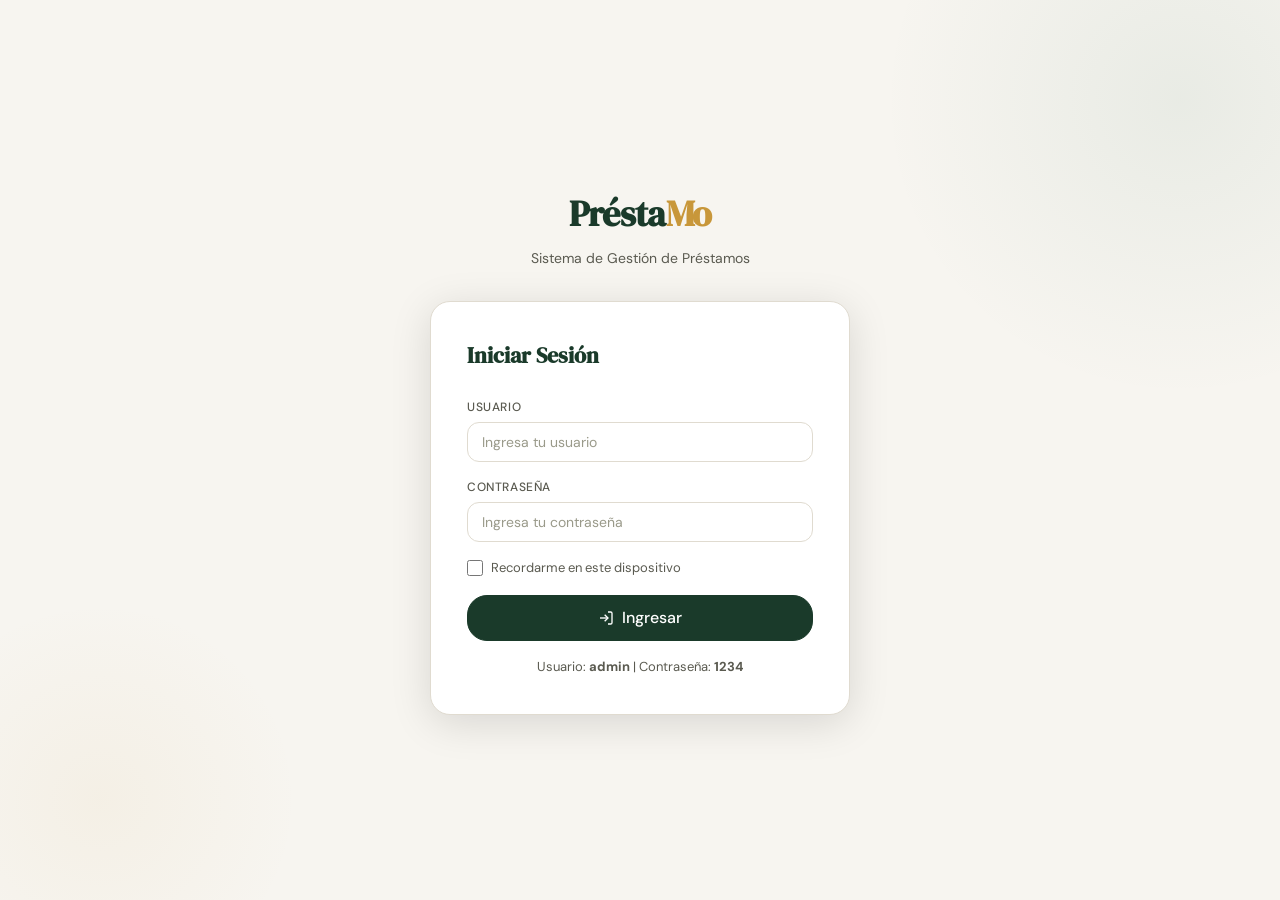
<file: Prestamo_Mora.html>
<!DOCTYPE html>
<html lang="es">
<head>
<meta charset="UTF-8">
<meta name="viewport" content="width=device-width, initial-scale=1.0">
<title>PréstaMo — Gestión de Préstamos</title>
<link href="https://fonts.googleapis.com/css2?family=DM+Serif+Display:ital@0;1&family=DM+Sans:wght@300;400;500;600&display=swap" rel="stylesheet">
<style>
/* ============================================================
   VARIABLES Y RESET GLOBAL
   ============================================================ */
:root {
  --bg:        #F7F5F0;
  --surface:   #FFFFFF;
  --surface2:  #F0EDE6;
  --border:    #E0DBD0;
  --accent:    #1A3A2A;
  --accent2:   #2D6A4F;
  --gold:      #C8973A;
  --gold-lt:   #FBF0DC;
  --danger:    #B83A3A;
  --danger-lt: #FBEAEA;
  --success:   #2D6A4F;
  --success-lt:#E8F5EE;
  --text:      #1A1A16;
  --text2:     #5A5A50;
  --text3:     #9A9A8A;
  --radius:    12px;
  --radius-lg: 20px;
  --shadow:    0 2px 16px rgba(0,0,0,0.08);
  --shadow-lg: 0 8px 40px rgba(0,0,0,0.13);
  --font-disp: 'DM Serif Display', Georgia, serif;
  --font-body: 'DM Sans', system-ui, sans-serif;
  --transition: 0.2s cubic-bezier(0.4,0,0.2,1);
}

*, *::before, *::after { box-sizing: border-box; margin: 0; padding: 0; }
html { font-size: 16px; }
body {
  font-family: var(--font-body);
  background: var(--bg);
  color: var(--text);
  min-height: 100vh;
  line-height: 1.6;
}

/* ============================================================
   UTILIDADES
   ============================================================ */
.hidden { display: none !important; }
.flex    { display: flex; }
.flex-col{ display: flex; flex-direction: column; }
.gap-4   { gap: 4px; }
.gap-8   { gap: 8px; }
.gap-12  { gap: 12px; }
.gap-16  { gap: 16px; }
.gap-24  { gap: 24px; }
.items-center { align-items: center; }
.justify-between { justify-content: space-between; }
.w-full  { width: 100%; }
.mt-4    { margin-top: 4px; }
.mt-8    { margin-top: 8px; }
.mt-16   { margin-top: 16px; }
.mt-24   { margin-top: 24px; }
.text-sm { font-size: 13px; }
.text-xs { font-size: 11px; }
.text-muted { color: var(--text2); }
.text-right { text-align: right; }
.font-500 { font-weight: 500; }
.font-600 { font-weight: 600; }

/* ============================================================
   BOTONES
   ============================================================ */
.btn {
  display: inline-flex;
  align-items: center;
  justify-content: center;
  gap: 8px;
  padding: 10px 20px;
  border-radius: var(--radius);
  border: 1px solid transparent;
  font-family: var(--font-body);
  font-size: 14px;
  font-weight: 500;
  cursor: pointer;
  transition: all var(--transition);
  white-space: nowrap;
  line-height: 1;
}
.btn:active { transform: scale(0.97); }
.btn-primary {
  background: var(--accent);
  color: #fff;
  border-color: var(--accent);
}
.btn-primary:hover { background: var(--accent2); border-color: var(--accent2); }
.btn-outline {
  background: transparent;
  color: var(--accent);
  border-color: var(--border);
}
.btn-outline:hover { background: var(--surface2); border-color: var(--accent2); }
.btn-gold {
  background: var(--gold);
  color: #fff;
  border-color: var(--gold);
}
.btn-gold:hover { background: #b07d2a; }
.btn-danger {
  background: var(--danger-lt);
  color: var(--danger);
  border-color: #f0c0c0;
}
.btn-danger:hover { background: #f5d0d0; }
.btn-sm { padding: 6px 14px; font-size: 12px; border-radius: 8px; }
.btn-lg { padding: 14px 32px; font-size: 16px; border-radius: var(--radius-lg); }
.btn-icon { padding: 8px; border-radius: 8px; }

/* ============================================================
   INPUTS Y FORMULARIOS
   ============================================================ */
.form-group { display: flex; flex-direction: column; gap: 5px; }
.form-label {
  font-size: 12px;
  font-weight: 500;
  color: var(--text2);
  text-transform: uppercase;
  letter-spacing: 0.05em;
}
.form-input {
  padding: 10px 14px;
  border: 1.5px solid var(--border);
  border-radius: var(--radius);
  font-family: var(--font-body);
  font-size: 14px;
  color: var(--text);
  background: var(--surface);
  transition: border-color var(--transition), box-shadow var(--transition);
  width: 100%;
}
.form-input:focus {
  outline: none;
  border-color: var(--accent2);
  box-shadow: 0 0 0 3px rgba(45,106,79,0.12);
}
.form-input::placeholder { color: var(--text3); }
.form-select {
  appearance: none;
  background-image: url("data:image/svg+xml,%3Csvg xmlns='http://www.w3.org/2000/svg' width='12' height='8' viewBox='0 0 12 8'%3E%3Cpath d='M1 1l5 5 5-5' stroke='%235A5A50' stroke-width='1.5' fill='none' stroke-linecap='round'/%3E%3C/svg%3E");
  background-repeat: no-repeat;
  background-position: right 12px center;
  padding-right: 36px;
}
.form-grid-2 { display: grid; grid-template-columns: 1fr 1fr; gap: 16px; }
.form-grid-3 { display: grid; grid-template-columns: 1fr 1fr 1fr; gap: 16px; }

/* ============================================================
   CARDS
   ============================================================ */
.card {
  background: var(--surface);
  border: 1px solid var(--border);
  border-radius: var(--radius-lg);
  padding: 24px;
  box-shadow: var(--shadow);
}
.card-sm { padding: 16px; border-radius: var(--radius); }

/* ============================================================
   BADGES / CHIPS
   ============================================================ */
.badge {
  display: inline-flex;
  align-items: center;
  gap: 4px;
  padding: 3px 10px;
  border-radius: 999px;
  font-size: 11px;
  font-weight: 500;
  letter-spacing: 0.03em;
}
.badge-success { background: var(--success-lt); color: var(--success); }
.badge-warning { background: var(--gold-lt); color: #8B6020; }
.badge-danger  { background: var(--danger-lt); color: var(--danger); }
.badge-neutral { background: var(--surface2); color: var(--text2); }

/* ============================================================
   PANTALLA DE LOGIN
   ============================================================ */
#login-screen {
  min-height: 100vh;
  display: flex;
  align-items: center;
  justify-content: center;
  background: var(--bg);
  padding: 24px;
  position: relative;
  overflow: hidden;
}
#login-screen::before {
  content: '';
  position: absolute;
  width: 600px; height: 600px;
  border-radius: 50%;
  background: radial-gradient(circle, rgba(45,106,79,0.07) 0%, transparent 70%);
  top: -200px; right: -200px;
  pointer-events: none;
}
#login-screen::after {
  content: '';
  position: absolute;
  width: 400px; height: 400px;
  border-radius: 50%;
  background: radial-gradient(circle, rgba(200,151,58,0.06) 0%, transparent 70%);
  bottom: -100px; left: -100px;
  pointer-events: none;
}
.login-box {
  width: 100%;
  max-width: 420px;
  position: relative;
  z-index: 1;
  animation: fadeUp 0.5s ease both;
}
.login-logo {
  text-align: center;
  margin-bottom: 32px;
}
.login-logo h1 {
  font-family: var(--font-disp);
  font-size: 36px;
  color: var(--accent);
  letter-spacing: -0.02em;
}
.login-logo span { color: var(--gold); }
.login-logo p {
  font-size: 14px;
  color: var(--text2);
  margin-top: 4px;
}
.login-card {
  background: var(--surface);
  border: 1px solid var(--border);
  border-radius: var(--radius-lg);
  padding: 36px;
  box-shadow: var(--shadow-lg);
}
.login-card h2 {
  font-family: var(--font-disp);
  font-size: 22px;
  color: var(--accent);
  margin-bottom: 24px;
}
.login-remember {
  display: flex;
  align-items: center;
  gap: 8px;
  font-size: 13px;
  color: var(--text2);
  cursor: pointer;
}
.login-remember input[type="checkbox"] { width: 16px; height: 16px; cursor: pointer; accent-color: var(--accent2); }
.login-error {
  background: var(--danger-lt);
  color: var(--danger);
  padding: 10px 14px;
  border-radius: var(--radius);
  font-size: 13px;
  border: 1px solid #f0c0c0;
}

/* ============================================================
   LAYOUT PRINCIPAL (SIDEBAR + CONTENT)
   ============================================================ */
#app {
  display: flex;
  min-height: 100vh;
}


/* SIDEBAR */
.sidebar {
  width: 260px;
  min-height: 100vh;
  background: linear-gradient(160deg, #1a1e24 0%, #22272f 60%, #1c2128 100%);
  display: flex;
  flex-direction: column;
  padding: 0;
  position: fixed;
  left: 0; top: 0;
  z-index: 100;
  transition: transform var(--transition);
  border-right: 1px solid rgba(255,255,255,0.06);
  box-shadow: 4px 0 24px rgba(0,0,0,0.18);
}
.sidebar::before {
  content: '';
  position: absolute;
  inset: 0;
  background: repeating-linear-gradient(
    120deg,
    rgba(255,255,255,0.013) 0px,
    rgba(255,255,255,0.013) 1px,
    transparent 1px,
    transparent 60px
  );
  pointer-events: none;
  z-index: 0;
}
.sidebar > * { position: relative; z-index: 1; }

.sidebar-logo {
  padding: 26px 22px 18px;
  border-bottom: 1px solid rgba(255,255,255,0.07);
  background: rgba(255,255,255,0.03);
  backdrop-filter: blur(4px);
}
.sidebar-logo h1 {
  font-family: var(--font-disp);
  font-size: 26px;
  color: #f0ece4;
  letter-spacing: -0.01em;
}
.sidebar-logo span { color: var(--gold); }
.sidebar-logo p {
  font-size: 10px;
  color: rgba(255,255,255,0.35);
  margin-top: 3px;
  letter-spacing: 0.12em;
  text-transform: uppercase;
}

.sidebar-nav {
  flex: 1;
  padding: 18px 14px;
  display: flex;
  flex-direction: column;
  gap: 3px;
}

/* Etiqueta de sección */
.nav-section-label {
  font-size: 10px;
  font-weight: 600;
  letter-spacing: 0.1em;
  text-transform: uppercase;
  color: rgba(255,255,255,0.25);
  padding: 12px 12px 6px;
  display: block;
}

.nav-item {
  display: flex;
  align-items: center;
  gap: 11px;
  padding: 10px 13px;
  border-radius: 10px;
  color: rgba(200,200,210,0.65);
  font-size: 13.5px;
  font-weight: 500;
  cursor: pointer;
  transition: all 0.18s ease;
  border: 1px solid transparent;
  background: transparent;
  width: 100%;
  text-align: left;
  letter-spacing: 0.01em;
}
.nav-item:hover {
  background: rgba(255,255,255,0.07);
  color: rgba(255,255,255,0.92);
  border-color: rgba(255,255,255,0.08);
}
.nav-item.active {
  background: rgba(255,255,255,0.1);
  color: #ffffff;
  border-color: rgba(255,255,255,0.14);
  box-shadow: inset 0 1px 0 rgba(255,255,255,0.08), 0 2px 8px rgba(0,0,0,0.2);
}
.nav-item.active .nav-icon {
  color: var(--gold);
  filter: drop-shadow(0 0 4px rgba(200,151,58,0.35));
}
.nav-icon {
  width: 17px; height: 17px;
  flex-shrink: 0;
  opacity: 0.85;
  transition: all 0.18s ease;
}
.nav-item:hover .nav-icon { opacity: 1; }

/* Separador */
.nav-divider {
  height: 1px;
  background: rgba(255,255,255,0.06);
  margin: 8px 4px;
}

.sidebar-footer {
  padding: 14px;
  border-top: 1px solid rgba(255,255,255,0.07);
  background: rgba(0,0,0,0.15);
  backdrop-filter: blur(4px);
}
.sidebar-user {
  display: flex;
  align-items: center;
  gap: 10px;
  padding: 10px 12px;
  border-radius: 10px;
  background: rgba(255,255,255,0.05);
  border: 1px solid rgba(255,255,255,0.07);
  margin-bottom: 6px;
}
.user-avatar {
  width: 34px; height: 34px;
  border-radius: 50%;
  background: linear-gradient(135deg, var(--gold) 0%, #a87830 100%);
  display: flex;
  align-items: center;
  justify-content: center;
  font-size: 12px;
  font-weight: 700;
  color: #fff;
  flex-shrink: 0;
  box-shadow: 0 2px 8px rgba(200,151,58,0.3);
  letter-spacing: 0.04em;
}
.user-info p {
  font-size: 13px;
  font-weight: 600;
  color: rgba(255,255,255,0.88);
  line-height: 1.3;
}
.user-info span {
  font-size: 10.5px;
  color: rgba(255,255,255,0.35);
  display: flex;
  align-items: center;
  gap: 4px;
}
.user-info span::before {
  content: '';
  width: 6px; height: 6px;
  border-radius: 50%;
  background: #4ade80;
  display: inline-block;
  box-shadow: 0 0 6px rgba(74,222,128,0.5);
}
.btn-logout {
  display: flex;
  align-items: center;
  gap: 8px;
  padding: 9px 13px;
  border-radius: 10px;
  color: rgba(255,255,255,0.4);
  font-size: 12.5px;
  font-weight: 500;
  cursor: pointer;
  transition: all 0.18s ease;
  border: 1px solid transparent;
  background: transparent;
  width: 100%;
  letter-spacing: 0.01em;
}
.btn-logout:hover {
  background: rgba(255,80,80,0.1);
  color: #ff8080;
  border-color: rgba(255,80,80,0.15);
}

/* CONTENIDO PRINCIPAL */
.main-content {
  margin-left: 260px;
  flex: 1;
  padding: 32px;
  min-height: 100vh;
}
.page-header {
  margin-bottom: 28px;
}
.page-header h2 {
  font-family: var(--font-disp);
  font-size: 28px;
  color: var(--accent);
  letter-spacing: -0.01em;
}
.page-header p { font-size: 14px; color: var(--text2); margin-top: 4px; }
.section-title {
  font-family: var(--font-disp);
  font-size: 20px;
  color: var(--accent);
  margin-bottom: 16px;
}

/* ============================================================
   DASHBOARD
   ============================================================ */
.stats-grid {
  display: grid;
  grid-template-columns: repeat(auto-fit, minmax(200px, 1fr));
  gap: 16px;
  margin-bottom: 32px;
}
.stat-card {
  background: var(--surface);
  border: 1px solid var(--border);
  border-radius: var(--radius-lg);
  padding: 22px 24px;
  position: relative;
  overflow: hidden;
  transition: transform var(--transition), box-shadow var(--transition);
}
.stat-card:hover { transform: translateY(-2px); box-shadow: var(--shadow-lg); }
.stat-card::after {
  content: '';
  position: absolute;
  top: 0; right: 0;
  width: 80px; height: 80px;
  border-radius: 0 var(--radius-lg) 0 80px;
  opacity: 0.06;
}
.stat-card.green::after  { background: var(--success); }
.stat-card.gold::after   { background: var(--gold); }
.stat-card.blue::after   { background: #3A6EA8; }
.stat-card.purple::after { background: #7A3A9A; }
.stat-label {
  font-size: 11px;
  font-weight: 500;
  color: var(--text3);
  text-transform: uppercase;
  letter-spacing: 0.07em;
  margin-bottom: 8px;
}
.stat-value {
  font-family: var(--font-disp);
  font-size: 30px;
  color: var(--accent);
  line-height: 1;
}
.stat-sub { font-size: 12px; color: var(--text2); margin-top: 6px; }
.stat-icon {
  position: absolute;
  top: 20px; right: 20px;
  width: 36px; height: 36px;
  border-radius: 10px;
  display: flex;
  align-items: center;
  justify-content: center;
  font-size: 18px;
}
.stat-icon.green  { background: var(--success-lt); }
.stat-icon.gold   { background: var(--gold-lt); }
.stat-icon.blue   { background: #EAF1FA; }
.stat-icon.purple { background: #F3EAF7; }

/* ============================================================
   LISTA DE CLIENTES
   ============================================================ */
.clients-toolbar {
  display: flex;
  align-items: center;
  gap: 12px;
  margin-bottom: 20px;
  flex-wrap: wrap;
}
.search-input-wrap {
  position: relative;
  flex: 1;
  min-width: 200px;
}
.search-input-wrap svg {
  position: absolute;
  left: 12px; top: 50%;
  transform: translateY(-50%);
  color: var(--text3);
  pointer-events: none;
}
.search-input {
  padding-left: 38px !important;
}
.clients-list { display: flex; flex-direction: column; gap: 10px; }
.client-row {
  background: var(--surface);
  border: 1px solid var(--border);
  border-radius: var(--radius-lg);
  padding: 16px 20px;
  display: flex;
  align-items: center;
  gap: 16px;
  cursor: pointer;
  transition: all var(--transition);
}
.client-row:hover { border-color: var(--accent2); box-shadow: var(--shadow); transform: translateY(-1px); }
.client-avatar {
  width: 44px; height: 44px;
  border-radius: 50%;
  background: var(--gold-lt);
  display: flex;
  align-items: center;
  justify-content: center;
  font-family: var(--font-disp);
  font-size: 18px;
  color: var(--gold);
  flex-shrink: 0;
  border: 2px solid var(--gold);
}
.client-info { flex: 1; min-width: 0; }
.client-name { font-weight: 500; font-size: 15px; color: var(--text); }
.client-meta { font-size: 12px; color: var(--text2); margin-top: 2px; }
.client-amount { text-align: right; flex-shrink: 0; }
.client-amount-val { font-family: var(--font-disp); font-size: 17px; color: var(--accent); }
.client-amount-lbl { font-size: 11px; color: var(--text3); }
.client-actions { display: flex; gap: 6px; flex-shrink: 0; }
.empty-state {
  text-align: center;
  padding: 60px 24px;
  color: var(--text2);
}
.empty-state .emoji { font-size: 48px; margin-bottom: 12px; }
.empty-state h3 { font-family: var(--font-disp); font-size: 20px; color: var(--accent); margin-bottom: 6px; }
.empty-state p { font-size: 14px; }

/* ============================================================
   MODAL
   ============================================================ */
.modal-overlay {
  position: fixed;
  inset: 0;
  background: rgba(0,0,0,0.45);
  display: flex;
  align-items: center;
  justify-content: center;
  z-index: 200;
  padding: 20px;
  animation: fadeIn 0.2s ease;
}
.modal {
  background: var(--surface);
  border-radius: var(--radius-lg);
  padding: 32px;
  width: 100%;
  max-width: 580px;
  max-height: 90vh;
  overflow-y: auto;
  box-shadow: var(--shadow-lg);
  animation: slideUp 0.25s ease;
}
.modal-header {
  display: flex;
  align-items: flex-start;
  justify-content: space-between;
  margin-bottom: 24px;
}
.modal-title { font-family: var(--font-disp); font-size: 22px; color: var(--accent); }
.modal-close {
  width: 32px; height: 32px;
  border-radius: 8px;
  border: 1px solid var(--border);
  background: transparent;
  cursor: pointer;
  display: flex;
  align-items: center;
  justify-content: center;
  color: var(--text2);
  transition: all var(--transition);
  flex-shrink: 0;
}
.modal-close:hover { background: var(--surface2); color: var(--danger); }
.modal-footer { display: flex; gap: 10px; justify-content: flex-end; margin-top: 24px; }

/* ============================================================
   DETALLE DE CLIENTE
   ============================================================ */
#detail-page .client-detail-header {
  display: flex;
  align-items: center;
  gap: 20px;
  margin-bottom: 28px;
}
.detail-avatar {
  width: 64px; height: 64px;
  border-radius: 50%;
  background: var(--gold-lt);
  display: flex;
  align-items: center;
  justify-content: center;
  font-family: var(--font-disp);
  font-size: 28px;
  color: var(--gold);
  border: 3px solid var(--gold);
  flex-shrink: 0;
}
.detail-info h3 { font-family: var(--font-disp); font-size: 24px; color: var(--accent); }
.detail-info p  { font-size: 14px; color: var(--text2); }
.info-grid {
  display: grid;
  grid-template-columns: repeat(auto-fit, minmax(160px, 1fr));
  gap: 12px;
  margin-bottom: 28px;
}
.info-cell {
  background: var(--surface2);
  border-radius: var(--radius);
  padding: 14px 16px;
}
.info-cell-lbl { font-size: 11px; text-transform: uppercase; letter-spacing: 0.06em; color: var(--text3); font-weight: 500; }
.info-cell-val { font-size: 16px; font-weight: 500; color: var(--text); margin-top: 4px; }

/* ============================================================
   TABLA DE CUOTAS
   ============================================================ */
.cuotas-wrap { overflow-x: auto; border-radius: var(--radius-lg); border: 1px solid var(--border); }
.cuotas-table {
  width: 100%;
  border-collapse: collapse;
  font-size: 13px;
}
.cuotas-table th {
  background: var(--surface2);
  padding: 12px 16px;
  text-align: left;
  font-size: 11px;
  font-weight: 500;
  text-transform: uppercase;
  letter-spacing: 0.06em;
  color: var(--text2);
  border-bottom: 1px solid var(--border);
}
.cuotas-table td {
  padding: 13px 16px;
  border-bottom: 1px solid var(--border);
  color: var(--text);
}
.cuotas-table tr:last-child td { border-bottom: none; }
.cuotas-table tr:hover td { background: rgba(0,0,0,0.015); }
.cuota-num {
  width: 28px; height: 28px;
  border-radius: 50%;
  background: var(--surface2);
  display: inline-flex;
  align-items: center;
  justify-content: center;
  font-size: 11px;
  font-weight: 600;
  color: var(--text2);
}
.cuota-num.pagada { background: var(--success-lt); color: var(--success); }
.cuota-num.vencida { background: var(--danger-lt); color: var(--danger); }
.check-btn {
  display: flex;
  align-items: center;
  gap: 6px;
  padding: 5px 12px;
  border-radius: 8px;
  font-size: 12px;
  font-weight: 500;
  cursor: pointer;
  transition: all var(--transition);
  border: 1px solid transparent;
}
.check-btn.pagar {
  background: var(--success-lt);
  color: var(--success);
  border-color: #b0ddc0;
}
.check-btn.pagar:hover { background: #d0eedd; }
.check-btn.desmarcar {
  background: var(--surface2);
  color: var(--text2);
  border-color: var(--border);
}
.check-btn.desmarcar:hover { background: var(--danger-lt); color: var(--danger); border-color: #f0c0c0; }

/* ============================================================
   ANIMACIONES
   ============================================================ */
@keyframes fadeUp {
  from { opacity: 0; transform: translateY(20px); }
  to   { opacity: 1; transform: translateY(0); }
}
@keyframes fadeIn {
  from { opacity: 0; }
  to   { opacity: 1; }
}
@keyframes slideUp {
  from { opacity: 0; transform: translateY(16px); }
  to   { opacity: 1; transform: translateY(0); }
}

/* ============================================================
   RESPONSIVE COMPLETO — MOBILE FIRST
   ============================================================ */

/* ---- BARRA DE NAVEGACIÓN INFERIOR (solo móvil) ---- */
.bottom-nav {
  display: none;
  position: fixed;
  bottom: 0; left: 0; right: 0;
  height: 64px;
  background: linear-gradient(160deg, #1a1e24 0%, #22272f 100%);
  border-top: 1px solid rgba(255,255,255,0.08);
  z-index: 150;
  padding: 0 8px;
  align-items: center;
  justify-content: space-around;
  box-shadow: 0 -4px 20px rgba(0,0,0,0.2);
}
.bottom-nav-item {
  display: flex;
  flex-direction: column;
  align-items: center;
  gap: 3px;
  padding: 8px 16px;
  border: none;
  background: transparent;
  color: rgba(255,255,255,0.45);
  font-size: 10px;
  font-weight: 500;
  cursor: pointer;
  border-radius: 12px;
  transition: all 0.18s ease;
  min-width: 60px;
  letter-spacing: 0.02em;
  font-family: var(--font-body);
}
.bottom-nav-item svg { width: 22px; height: 22px; }
.bottom-nav-item.active {
  color: var(--gold);
}
.bottom-nav-item.active svg {
  filter: drop-shadow(0 0 4px rgba(200,151,58,0.4));
}

/* ---- HEADER MÓVIL ---- */
.mobile-header {
  display: none;
  position: fixed;
  top: 0; left: 0; right: 0;
  height: 56px;
  background: linear-gradient(160deg, #1a1e24 0%, #22272f 100%);
  border-bottom: 1px solid rgba(255,255,255,0.07);
  z-index: 140;
  align-items: center;
  justify-content: space-between;
  padding: 0 16px;
  box-shadow: 0 2px 16px rgba(0,0,0,0.2);
}
.mobile-header-logo {
  font-family: var(--font-disp);
  font-size: 20px;
  color: #f0ece4;
}
.mobile-header-logo span { color: var(--gold); }
.mobile-header-user {
  width: 34px; height: 34px;
  border-radius: 50%;
  background: linear-gradient(135deg, var(--gold) 0%, #a87830 100%);
  display: flex;
  align-items: center;
  justify-content: center;
  font-size: 12px;
  font-weight: 700;
  color: #fff;
  border: none;
  cursor: pointer;
  box-shadow: 0 2px 8px rgba(200,151,58,0.3);
  font-family: var(--font-body);
}

/* ---- MENÚ USUARIO MÓVIL ---- */
.mobile-user-menu {
  display: none;
  position: fixed;
  top: 56px; right: 12px;
  background: #22272f;
  border: 1px solid rgba(255,255,255,0.1);
  border-radius: 14px;
  padding: 8px;
  z-index: 200;
  min-width: 180px;
  box-shadow: 0 8px 32px rgba(0,0,0,0.3);
  animation: slideUp 0.2s ease;
}
.mobile-user-menu.show { display: block; }
.mobile-user-menu-item {
  display: flex;
  align-items: center;
  gap: 10px;
  padding: 11px 14px;
  border-radius: 10px;
  color: rgba(255,255,255,0.7);
  font-size: 13px;
  cursor: pointer;
  border: none;
  background: transparent;
  width: 100%;
  font-family: var(--font-body);
  transition: all 0.15s;
}
.mobile-user-menu-item:hover { background: rgba(255,255,255,0.08); color: #fff; }
.mobile-user-menu-item.danger { color: #ff8080; }
.mobile-user-menu-item.danger:hover { background: rgba(255,80,80,0.1); }

@media (max-width: 768px) {
  /* Ocultar sidebar lateral */
  .sidebar { display: none; }

  /* Mostrar header y nav inferior */
  .mobile-header { display: flex; }
  .bottom-nav { display: flex; }

  /* Contenido desplazado para header y nav inferior */
  .main-content {
    margin-left: 0;
    padding: 72px 14px 80px;
    min-height: 100vh;
  }

  /* Ocultar botón hamburguesa legacy */
  .mobile-menu-btn { display: none !important; }

  /* Grids a 1 columna */
  .form-grid-2, .form-grid-3 { grid-template-columns: 1fr; }

  /* Stats en 2 columnas compactas */
  .stats-grid {
    grid-template-columns: 1fr 1fr;
    gap: 10px;
    margin-bottom: 20px;
  }
  .stat-card { padding: 14px 14px; }
  .stat-value { font-size: 20px; }
  .stat-icon { width: 28px; height: 28px; font-size: 14px; top: 12px; right: 12px; }

  /* Header de página */
  .page-header { margin-bottom: 16px; }
  .page-header h2 { font-size: 22px; }
  .page-header.flex { flex-direction: column; align-items: flex-start; gap: 10px; }
  .page-header.flex .btn { width: 100%; justify-content: center; }

  /* Botón nuevo cliente full width */
  .clients-toolbar { flex-direction: column; }
  .search-input-wrap { min-width: unset; }
  #filter-status { width: 100% !important; }

  /* Filas de cliente más compactas */
  .client-row { padding: 12px 14px; gap: 10px; }
  .client-avatar { width: 38px; height: 38px; font-size: 14px; }
  .client-name { font-size: 14px; }
  .client-meta { font-size: 11px; }
  .client-actions { display: none; }
  .client-amount-val { font-size: 15px; }

  /* Modal a pantalla completa */
  .modal-overlay { padding: 0; align-items: flex-end; }
  .modal {
    border-radius: 20px 20px 0 0;
    padding: 24px 20px 32px;
    max-height: 92vh;
    width: 100%;
  }
  .modal-title { font-size: 18px; }

  /* Tabla de cuotas: scroll horizontal */
  .cuotas-wrap { border-radius: 12px; }
  .cuotas-table { font-size: 12px; }
  .cuotas-table th, .cuotas-table td { padding: 10px 10px; }
  .check-btn { padding: 5px 8px; font-size: 11px; }

  /* Info grid en detalle */
  .info-grid { grid-template-columns: 1fr 1fr; gap: 8px; }
  .info-cell { padding: 10px 12px; }
  .info-cell-val { font-size: 14px; }

  /* Detail header */
  .client-detail-header { gap: 12px; flex-wrap: wrap; }
  .detail-avatar { width: 50px; height: 50px; font-size: 20px; }
  .detail-info h3 { font-size: 19px; }

  /* Sección de títulos */
  .section-title { font-size: 17px; margin-bottom: 12px; }

  /* Botones de acción en detalle */
  #detail-page .page-header { flex-direction: row !important; flex-wrap: wrap; gap: 8px; }

  /* Cards genéricas */
  .card { padding: 16px; }
}

@media (max-width: 400px) {
  .stats-grid { grid-template-columns: 1fr 1fr; gap: 8px; }
  .stat-value { font-size: 17px; }
  .main-content { padding: 66px 10px 76px; }
  .info-grid { grid-template-columns: 1fr 1fr; }
}

/* Scrollbar personalizado */
::-webkit-scrollbar { width: 6px; height: 6px; }
::-webkit-scrollbar-track { background: transparent; }
::-webkit-scrollbar-thumb { background: var(--border); border-radius: 99px; }
::-webkit-scrollbar-thumb:hover { background: var(--text3); }

/* Progreso de préstamo */
.progress-bar {
  height: 6px;
  background: var(--surface2);
  border-radius: 99px;
  overflow: hidden;
  margin-top: 4px;
}
.progress-fill {
  height: 100%;
  background: var(--accent2);
  border-radius: 99px;
  transition: width 0.4s ease;
}

/* Tab pills */
.tab-pills { display: flex; gap: 6px; margin-bottom: 20px; }
.tab-pill {
  padding: 7px 18px;
  border-radius: 999px;
  font-size: 13px;
  font-weight: 500;
  cursor: pointer;
  border: 1px solid var(--border);
  background: transparent;
  color: var(--text2);
  transition: all var(--transition);
}
.tab-pill.active {
  background: var(--accent);
  color: #fff;
  border-color: var(--accent);
}

/* Confirm dialog */
.confirm-box {
  text-align: center;
  padding: 8px 0;
}
.confirm-box .confirm-icon {
  font-size: 36px;
  margin-bottom: 12px;
}
.confirm-box h3 {
  font-family: var(--font-disp);
  font-size: 20px;
  color: var(--accent);
  margin-bottom: 8px;
}
.confirm-box p { font-size: 14px; color: var(--text2); margin-bottom: 24px; }
</style>
</head>
<body>

<!-- ============================================================
     PANTALLA DE LOGIN
     ============================================================ -->
<div id="login-screen">
  <div class="login-box">
    <div class="login-logo">
      <h1>Présta<span>Mo</span></h1>
      <p>Sistema de Gestión de Préstamos</p>
    </div>
    <div class="login-card">
      <h2>Iniciar Sesión</h2>
      <div id="login-error" class="login-error hidden mt-8" style="margin-bottom:16px"></div>
      <div class="flex-col gap-16">
        <div class="form-group">
          <label class="form-label">Usuario</label>
          <input id="inp-user" type="text" class="form-input" placeholder="Ingresa tu usuario" autocomplete="username">
        </div>
        <div class="form-group">
          <label class="form-label">Contraseña</label>
          <input id="inp-pass" type="password" class="form-input" placeholder="Ingresa tu contraseña" autocomplete="current-password">
        </div>
        <label class="login-remember">
          <input type="checkbox" id="remember-me"> Recordarme en este dispositivo
        </label>
        <button class="btn btn-primary btn-lg w-full" onclick="doLogin()">
          <svg width="16" height="16" viewBox="0 0 24 24" fill="none" stroke="currentColor" stroke-width="2"><path d="M15 3h4a2 2 0 0 1 2 2v14a2 2 0 0 1-2 2h-4"/><polyline points="10,17 15,12 10,7"/><line x1="15" y1="12" x2="3" y2="12"/></svg>
          Ingresar
        </button>
      </div>
      <p class="text-sm text-muted mt-16" style="text-align:center">
        Usuario: <strong>admin</strong> | Contraseña: <strong>1234</strong>
      </p>
    </div>
  </div>
</div>

<!-- ============================================================
     HEADER MÓVIL
     ============================================================ -->
<header class="mobile-header" id="mobile-header">
  <div class="mobile-header-logo">Présta<span>Mo</span></div>
  <button class="mobile-header-user" id="mobile-user-btn" onclick="toggleUserMenu()">AD</button>
</header>

<!-- Menú de usuario móvil -->
<div class="mobile-user-menu" id="mobile-user-menu">
  <div style="padding:8px 14px 10px;border-bottom:1px solid rgba(255,255,255,0.07);margin-bottom:4px">
    <div style="font-size:13px;font-weight:600;color:rgba(255,255,255,0.85)" id="menu-username-mob">admin</div>
    <div style="font-size:11px;color:rgba(255,255,255,0.35);display:flex;align-items:center;gap:4px">
      <span style="width:6px;height:6px;border-radius:50%;background:#4ade80;display:inline-block"></span>Sesión activa
    </div>
  </div>
  <button class="mobile-user-menu-item danger" onclick="doLogout();toggleUserMenu()">
    <svg width="15" height="15" viewBox="0 0 24 24" fill="none" stroke="currentColor" stroke-width="2"><path d="M9 21H5a2 2 0 0 1-2-2V5a2 2 0 0 1 2-2h4"/><polyline points="16,17 21,12 16,7"/><line x1="21" y1="12" x2="9" y2="12"/></svg>
    Cerrar sesión
  </button>
</div>

<div class="sidebar-overlay" id="sidebar-overlay" onclick="closeSidebar()"></div>

<!-- ============================================================
     BARRA NAVEGACIÓN INFERIOR MÓVIL
     ============================================================ -->
<nav class="bottom-nav" id="bottom-nav">
  <button class="bottom-nav-item active" id="bnav-dashboard" onclick="showPage('dashboard')">
    <svg viewBox="0 0 24 24" fill="none" stroke="currentColor" stroke-width="2"><rect x="3" y="3" width="7" height="7"/><rect x="14" y="3" width="7" height="7"/><rect x="14" y="14" width="7" height="7"/><rect x="3" y="14" width="7" height="7"/></svg>
    Dashboard
  </button>
  <button class="bottom-nav-item" id="bnav-clients" onclick="showPage('clients')">
    <svg viewBox="0 0 24 24" fill="none" stroke="currentColor" stroke-width="2"><path d="M17 21v-2a4 4 0 0 0-4-4H5a4 4 0 0 0-4 4v2"/><circle cx="9" cy="7" r="4"/><path d="M23 21v-2a4 4 0 0 0-3-3.87"/><path d="M16 3.13a4 4 0 0 1 0 7.75"/></svg>
    Clientes
  </button>
  <button class="bottom-nav-item" id="bnav-intereses" onclick="showPage('intereses')">
    <svg viewBox="0 0 24 24" fill="none" stroke="currentColor" stroke-width="2"><path d="M22 11.08V12a10 10 0 1 1-5.93-9.14"/><polyline points="22,4 12,14.01 9,11.01"/></svg>
    Pagados
  </button>
</nav>

<!-- ============================================================
     APP PRINCIPAL
     ============================================================ -->
<div id="app" class="hidden">
  <!-- SIDEBAR -->
  <aside class="sidebar" id="sidebar">
    <div class="sidebar-logo">
      <h1>Présta<span>Mo</span></h1>
      <p>Gestión de Préstamos</p>
    </div>
    <nav class="sidebar-nav">
      <span class="nav-section-label">Menú principal</span>
      <button class="nav-item active" onclick="showPage('dashboard')" id="nav-dashboard">
        <svg class="nav-icon" viewBox="0 0 24 24" fill="none" stroke="currentColor" stroke-width="2"><rect x="3" y="3" width="7" height="7"/><rect x="14" y="3" width="7" height="7"/><rect x="14" y="14" width="7" height="7"/><rect x="3" y="14" width="7" height="7"/></svg>
        Dashboard
      </button>
      <button class="nav-item" onclick="showPage('clients')" id="nav-clients">
        <svg class="nav-icon" viewBox="0 0 24 24" fill="none" stroke="currentColor" stroke-width="2"><path d="M17 21v-2a4 4 0 0 0-4-4H5a4 4 0 0 0-4 4v2"/><circle cx="9" cy="7" r="4"/><path d="M23 21v-2a4 4 0 0 0-3-3.87"/><path d="M16 3.13a4 4 0 0 1 0 7.75"/></svg>
        Clientes
      </button>
      <div class="nav-divider"></div>
      <span class="nav-section-label">Historial</span>
      <button class="nav-item" onclick="showPage('intereses')" id="nav-intereses">
        <svg class="nav-icon" viewBox="0 0 24 24" fill="none" stroke="currentColor" stroke-width="2"><path d="M22 11.08V12a10 10 0 1 1-5.93-9.14"/><polyline points="22,4 12,14.01 9,11.01"/></svg>
        Pagados
      </button>
    </nav>
    <div class="sidebar-footer">
      <div class="sidebar-user">
        <div class="user-avatar" id="user-avatar-abbr">AD</div>
        <div class="user-info">
          <p id="sidebar-username">Administrador</p>
          <span>Sesión activa</span>        </div>
      </div>
      <button class="btn-logout" onclick="doLogout()">
        <svg width="15" height="15" viewBox="0 0 24 24" fill="none" stroke="currentColor" stroke-width="2"><path d="M9 21H5a2 2 0 0 1-2-2V5a2 2 0 0 1 2-2h4"/><polyline points="16,17 21,12 16,7"/><line x1="21" y1="12" x2="9" y2="12"/></svg>
        Cerrar sesión
      </button>
    </div>
  </aside>

  <!-- CONTENIDO PRINCIPAL -->
  <main class="main-content">

    <!-- ======================== DASHBOARD ======================== -->
    <div id="dashboard-page">
      <div class="page-header">
        <h2>Dashboard</h2>
        <p>Resumen general de tu cartera de préstamos</p>
      </div>
      <div class="stats-grid">
        <div class="stat-card green">
          <div class="stat-icon green">💰</div>
          <div class="stat-label">Total Prestado</div>
          <div class="stat-value" id="stat-total-prestado">$0</div>
          <div class="stat-sub" id="stat-total-sub">Capital desembolsado</div>
        </div>
        <div class="stat-card gold">
          <div class="stat-icon gold">📈</div>
          <div class="stat-label">Total por Cobrar</div>
          <div class="stat-value" id="stat-total-cobrar">$0</div>
          <div class="stat-sub" id="stat-cobrar-sub">Cuotas pendientes</div>
        </div>
        <div class="stat-card blue">
          <div class="stat-icon blue">👥</div>
          <div class="stat-label">Clientes Activos</div>
          <div class="stat-value" id="stat-clientes">0</div>
          <div class="stat-sub">Préstamos vigentes</div>
        </div>
        <div class="stat-card purple">
          <div class="stat-icon purple">✅</div>
          <div class="stat-label">Cuotas Cobradas</div>
          <div class="stat-value" id="stat-cuotas-cobradas">$0</div>
          <div class="stat-sub" id="stat-cuotas-sub">Pagos recibidos</div>
        </div>
      </div>

      <!-- ====== SECCIÓN DE INTERESES ====== -->
      <div class="section-title" style="margin-top:8px">Intereses generados</div>
      <div class="stats-grid" style="margin-bottom:28px">
        <div class="stat-card gold">
          <div class="stat-icon gold">📊</div>
          <div class="stat-label">Total intereses pactados</div>
          <div class="stat-value" id="int-total-pactado">$0</div>
          <div class="stat-sub">Suma de todos los préstamos</div>
        </div>
        <div class="stat-card green">
          <div class="stat-icon green">✅</div>
          <div class="stat-label">Intereses cobrados</div>
          <div class="stat-value" id="int-cobrados">$0</div>
          <div class="stat-sub">De cuotas ya pagadas</div>
        </div>
        <div class="stat-card blue">
          <div class="stat-icon blue">⏳</div>
          <div class="stat-label">Intereses pendientes</div>
          <div class="stat-value" id="int-pendientes">$0</div>
          <div class="stat-sub">De cuotas aún no pagadas</div>
        </div>
        <div class="stat-card purple">
          <div class="stat-icon purple">📅</div>
          <div class="stat-label">Interés promedio / cliente</div>
          <div class="stat-value" id="int-promedio">$0</div>
          <div class="stat-sub">Promedio por préstamo</div>
        </div>
      </div>

      <!-- Tabla de intereses por cliente -->
      <div class="section-title">Detalle de intereses por cliente</div>
      <div class="cuotas-wrap" style="margin-bottom:32px">
        <table class="cuotas-table">
          <thead>
            <tr>
              <th>Cliente</th>
              <th>Capital</th>
              <th>Interés / cuota</th>
              <th>Total intereses</th>
              <th>Cobrado</th>
              <th>Pendiente</th>
              <th>Avance</th>
            </tr>
          </thead>
          <tbody id="int-tbody-dash"></tbody>
          <tfoot id="int-tfoot-dash"></tfoot>
        </table>
      </div>

      <!-- Resumen por cliente en dashboard -->
      <div class="section-title">Préstamos recientes</div>
      <div id="dashboard-list" class="clients-list"></div>
    </div>

    <!-- ======================== CLIENTES ======================== -->
    <div id="clients-page" class="hidden">
      <div class="page-header flex justify-between items-center" style="flex-wrap:wrap;gap:12px">
        <div>
          <h2>Clientes</h2>
          <p>Administra todos tus préstamos personales</p>
        </div>
        <button class="btn btn-primary" onclick="openAddModal()">
          <svg width="15" height="15" viewBox="0 0 24 24" fill="none" stroke="currentColor" stroke-width="2"><line x1="12" y1="5" x2="12" y2="19"/><line x1="5" y1="12" x2="19" y2="12"/></svg>
          Nuevo cliente
        </button>
      </div>
      <div class="clients-toolbar">
        <div class="search-input-wrap">
          <svg width="15" height="15" viewBox="0 0 24 24" fill="none" stroke="currentColor" stroke-width="2"><circle cx="11" cy="11" r="8"/><line x1="21" y1="21" x2="16.65" y2="16.65"/></svg>
          <input type="text" class="form-input search-input" id="search-input" placeholder="Buscar por nombre o teléfono..." oninput="renderClients()">
        </div>
        <select class="form-input form-select" id="filter-status" style="width:180px" onchange="renderClients()">
          <option value="">Todos los estados</option>
          <option value="activo">Activos</option>
          <option value="completo">Completados</option>
        </select>
      </div>
      <div id="clients-list" class="clients-list"></div>
    </div>

    <!-- ======================== DETALLE CLIENTE ======================== -->
    <div id="detail-page" class="hidden">
      <div class="page-header flex justify-between items-center" style="flex-wrap:wrap;gap:12px">
        <button class="btn btn-outline btn-sm" onclick="showPage('clients')">
          <svg width="14" height="14" viewBox="0 0 24 24" fill="none" stroke="currentColor" stroke-width="2"><polyline points="15,18 9,12 15,6"/></svg>
          Volver a clientes
        </button>
        <div class="flex gap-8">
          <button class="btn btn-outline btn-sm" id="btn-edit-detail" onclick="editCurrentClient()">
            <svg width="13" height="13" viewBox="0 0 24 24" fill="none" stroke="currentColor" stroke-width="2"><path d="M11 4H4a2 2 0 0 0-2 2v14a2 2 0 0 0 2 2h14a2 2 0 0 0 2-2v-7"/><path d="M18.5 2.5a2.121 2.121 0 0 1 3 3L12 15l-4 1 1-4 9.5-9.5z"/></svg>
            Editar
          </button>
          <button class="btn btn-danger btn-sm" onclick="deleteCurrentClient()">
            <svg width="13" height="13" viewBox="0 0 24 24" fill="none" stroke="currentColor" stroke-width="2"><polyline points="3,6 5,6 21,6"/><path d="M19,6l-1,14H6L5,6"/><path d="M10,11v6"/><path d="M14,11v6"/><path d="M9,6V4h6v2"/></svg>
            Eliminar
          </button>
        </div>
      </div>
      <div id="detail-content"></div>
    </div>

    <!-- ======================== PAGADOS ======================== -->
    <div id="intereses-page" class="hidden">
      <div class="page-header">
        <h2>Clientes Pagados</h2>
        <p>Préstamos completamente saldados — pasan aquí automáticamente al marcar la última cuota</p>
      </div>

      <!-- Tarjetas resumen -->
      <div class="stats-grid" style="margin-bottom:28px">
        <div class="stat-card green">
          <div class="stat-icon green">🏆</div>
          <div class="stat-label">Clientes saldados</div>
          <div class="stat-value" id="pag-total-clientes">0</div>
          <div class="stat-sub">Préstamos completados</div>
        </div>
        <div class="stat-card gold">
          <div class="stat-icon gold">💰</div>
          <div class="stat-label">Capital recuperado</div>
          <div class="stat-value" id="pag-capital">$0</div>
          <div class="stat-sub">Total prestado cobrado</div>
        </div>
        <div class="stat-card blue">
          <div class="stat-icon blue">📈</div>
          <div class="stat-label">Intereses cobrados</div>
          <div class="stat-value" id="pag-intereses">$0</div>
          <div class="stat-sub">Ganancia total generada</div>
        </div>
        <div class="stat-card purple">
          <div class="stat-icon purple">🧾</div>
          <div class="stat-label">Total recaudado</div>
          <div class="stat-value" id="pag-total">$0</div>
          <div class="stat-sub">Capital + intereses</div>
        </div>
      </div>

      <!-- Lista de clientes pagados -->
      <div class="section-title">Historial de clientes pagados</div>
      <div id="pagados-list" class="clients-list"></div>
    </div>

  </main>
</div>

<!-- ============================================================
     MODAL: AGREGAR / EDITAR CLIENTE
     ============================================================ -->
<div class="modal-overlay hidden" id="modal-client">
  <div class="modal">
    <div class="modal-header">
      <h3 class="modal-title" id="modal-client-title">Nuevo cliente</h3>
      <button class="modal-close" onclick="closeModal('modal-client')">
        <svg width="14" height="14" viewBox="0 0 24 24" fill="none" stroke="currentColor" stroke-width="2"><line x1="18" y1="6" x2="6" y2="18"/><line x1="6" y1="6" x2="18" y2="18"/></svg>
      </button>
    </div>
    <div class="flex-col gap-16">
      <div class="form-grid-2">
        <div class="form-group">
          <label class="form-label">Nombre completo *</label>
          <input type="text" id="f-nombre" class="form-input" placeholder="Ej: María García">
        </div>
        <div class="form-group">
          <label class="form-label">Teléfono</label>
          <input type="tel" id="f-tel" class="form-input" placeholder="Ej: 300 123 4567">
        </div>
      </div>
      <div class="form-grid-2">
        <div class="form-group">
          <label class="form-label">Monto prestado *</label>
          <input type="text" id="f-monto" class="form-input" placeholder="0" oninput="formatMontoInput(this);recalcPreview()">
        </div>
        <div class="form-group">
          <label class="form-label">Número de cuotas *</label>
          <input type="number" id="f-cuotas" class="form-input" placeholder="Ej: 6" min="1" max="60" oninput="recalcPreview()">
        </div>
      </div>
      <div class="form-grid-2">
        <div class="form-group">
          <label class="form-label">Fecha del préstamo *</label>
          <input type="date" id="f-fecha" class="form-input">
        </div>
        <div class="form-group">
          <label class="form-label">Frecuencia de pago</label>
          <select id="f-frecuencia" class="form-input form-select" onchange="recalcPreview()">
            <option value="30">Mensual (30 días)</option>
            <option value="15">Quincenal (15 días)</option>
            <option value="7">Semanal (7 días)</option>
          </select>
        </div>
      </div>
      <!-- Preview de cálculo -->
      <div id="calc-preview" class="hidden" style="background:var(--success-lt);border:1px solid #b0ddc0;border-radius:var(--radius);padding:16px">
        <div style="font-size:12px;font-weight:600;color:var(--success);text-transform:uppercase;letter-spacing:0.05em;margin-bottom:10px">Vista previa del préstamo</div>
        <div class="form-grid-3" style="gap:8px">
          <div>
            <div style="font-size:11px;color:#5A8A70">Interés mensual</div>
            <div style="font-size:16px;font-weight:600;color:var(--accent)">20%</div>
          </div>
          <div>
            <div style="font-size:11px;color:#5A8A70">Total a pagar</div>
            <div style="font-size:16px;font-weight:600;color:var(--accent)" id="prev-total">—</div>
          </div>
          <div>
            <div style="font-size:11px;color:#5A8A70">Valor cuota</div>
            <div style="font-size:16px;font-weight:600;color:var(--accent)" id="prev-cuota">—</div>
          </div>
        </div>
      </div>
    </div>
    <div class="modal-footer">
      <button class="btn btn-outline" onclick="closeModal('modal-client')">Cancelar</button>
      <button class="btn btn-primary" onclick="saveClient()">
        <svg width="14" height="14" viewBox="0 0 24 24" fill="none" stroke="currentColor" stroke-width="2"><path d="M19 21H5a2 2 0 0 1-2-2V5a2 2 0 0 1 2-2h11l5 5v11a2 2 0 0 1-2 2z"/><polyline points="17,21 17,13 7,13"/><polyline points="7,3 7,8 15,8"/></svg>
        Guardar cliente
      </button>
    </div>
  </div>
</div>

<!-- ============================================================
     MODAL: CONFIRMACIÓN
     ============================================================ -->
<div class="modal-overlay hidden" id="modal-confirm">
  <div class="modal" style="max-width:400px">
    <div class="confirm-box">
      <div class="confirm-icon">🗑️</div>
      <h3>¿Eliminar cliente?</h3>
      <p id="confirm-msg">Esta acción no se puede deshacer. Se eliminarán todos los datos del préstamo.</p>
      <div style="display:flex;gap:10px;justify-content:center">
        <button class="btn btn-outline" onclick="closeModal('modal-confirm')">Cancelar</button>
        <button class="btn btn-danger" id="confirm-ok-btn">Sí, eliminar</button>
      </div>
    </div>
  </div>
</div>

<!-- ============================================================
     TOAST DE NOTIFICACIONES
     ============================================================ -->
<div id="toast" style="
  position:fixed;bottom:24px;right:24px;z-index:999;
  background:var(--accent);color:#fff;
  padding:12px 20px;border-radius:var(--radius);
  font-size:14px;font-weight:500;
  box-shadow:var(--shadow-lg);
  transform:translateY(80px);opacity:0;
  transition:all 0.3s ease;
  display:flex;align-items:center;gap:10px;
  max-width:320px;
"></div>

<script>
/* ============================================================
   CONFIGURACIÓN Y CONSTANTES
   ============================================================ */
const CONFIG = {
  USUARIO: 'admin',
  PASSWORD: '1234',
  INTERES_MENSUAL: 0.20,  // 20% mensual fijo
  STORAGE_KEY: 'prestamo_app_data',
  SESSION_KEY: 'prestamo_session'
};

/* ============================================================
   ESTADO DE LA APP
   ============================================================ */
let state = {
  clients: [],
  currentClientId: null,
  editMode: false,
  editId: null
};

/* ============================================================
   ALMACENAMIENTO LOCAL (localStorage)
   ============================================================ */
function saveData() {
  localStorage.setItem(CONFIG.STORAGE_KEY, JSON.stringify(state.clients));
}

function loadData() {
  const raw = localStorage.getItem(CONFIG.STORAGE_KEY);
  if (raw) state.clients = JSON.parse(raw);
}

/* ============================================================
   AUTENTICACIÓN
   ============================================================ */
function checkSession() {
  // Verificar si hay sesión guardada
  const session = localStorage.getItem(CONFIG.SESSION_KEY);
  if (session) {
    const s = JSON.parse(session);
    if (s.remember || s.temp) {
      showApp(s.username);
      return true;
    }
  }
  return false;
}

function doLogin() {
  const user = document.getElementById('inp-user').value.trim();
  const pass = document.getElementById('inp-pass').value;
  const remember = document.getElementById('remember-me').checked;
  const errEl = document.getElementById('login-error');

  if (user !== CONFIG.USUARIO || pass !== CONFIG.PASSWORD) {
    errEl.textContent = 'Usuario o contraseña incorrectos. Intenta de nuevo.';
    errEl.classList.remove('hidden');
    setTimeout(() => errEl.classList.add('hidden'), 4000);
    return;
  }

  // Guardar sesión
  localStorage.setItem(CONFIG.SESSION_KEY, JSON.stringify({
    username: user,
    remember: remember,
    temp: !remember  // sesión temporal si no es "recordarme"
  }));

  showApp(user);
}

function doLogout() {
  localStorage.removeItem(CONFIG.SESSION_KEY);
  document.getElementById('app').classList.add('hidden');
  document.getElementById('login-screen').style.display = 'flex';
  document.getElementById('inp-user').value = '';
  document.getElementById('inp-pass').value = '';
}

function showApp(username) {
  document.getElementById('login-screen').style.display = 'none';
  document.getElementById('app').classList.remove('hidden');
  document.getElementById('sidebar-username').textContent = username;
  const abbr = username.substring(0, 2).toUpperCase();
  document.getElementById('user-avatar-abbr').textContent = abbr;
  // Sincronizar header y menú móvil
  document.getElementById('mobile-user-btn').textContent = abbr;
  document.getElementById('menu-username-mob').textContent = username;
  loadData();
  showPage('dashboard');
}

// Soporte Enter en login
document.addEventListener('DOMContentLoaded', () => {
  document.getElementById('inp-pass').addEventListener('keydown', e => {
    if (e.key === 'Enter') doLogin();
  });
  document.getElementById('inp-user').addEventListener('keydown', e => {
    if (e.key === 'Enter') document.getElementById('inp-pass').focus();
  });
  // Fecha de hoy como default en el formulario
  document.getElementById('f-fecha').valueAsDate = new Date();
  // Revisar sesión al cargar
  if (!checkSession()) {
    document.getElementById('login-screen').style.display = 'flex';
  }
});

/* ============================================================
   NAVEGACIÓN DE PÁGINAS
   ============================================================ */
function showPage(page) {
  ['dashboard-page','clients-page','detail-page','intereses-page'].forEach(p => {
    document.getElementById(p).classList.add('hidden');
  });
  document.querySelectorAll('.nav-item').forEach(n => n.classList.remove('active'));
  document.querySelectorAll('.bottom-nav-item').forEach(n => n.classList.remove('active'));

  if (page === 'dashboard') {
    document.getElementById('dashboard-page').classList.remove('hidden');
    document.getElementById('nav-dashboard').classList.add('active');
    document.getElementById('bnav-dashboard').classList.add('active');
    renderDashboard();
  } else if (page === 'clients') {
    document.getElementById('clients-page').classList.remove('hidden');
    document.getElementById('nav-clients').classList.add('active');
    document.getElementById('bnav-clients').classList.add('active');
    renderClients();
  } else if (page === 'detail') {
    document.getElementById('detail-page').classList.remove('hidden');
    document.getElementById('nav-clients').classList.add('active');
    document.getElementById('bnav-clients').classList.add('active');
    renderDetail();
  } else if (page === 'intereses') {
    document.getElementById('intereses-page').classList.remove('hidden');
    document.getElementById('nav-intereses').classList.add('active');
    document.getElementById('bnav-intereses').classList.add('active');
    renderIntereses();
  }
  closeSidebar();
  // Cerrar menú usuario móvil si está abierto
  document.getElementById('mobile-user-menu').classList.remove('show');
}

function toggleSidebar() {
  const sb = document.getElementById('sidebar');
  const ov = document.getElementById('sidebar-overlay');
  sb.classList.toggle('open');
  ov.classList.toggle('show');
}
function closeSidebar() {
  document.getElementById('sidebar').classList.remove('open');
  document.getElementById('sidebar-overlay').classList.remove('show');
}
function toggleUserMenu() {
  document.getElementById('mobile-user-menu').classList.toggle('show');
}
// Cerrar menú usuario al tocar fuera
document.addEventListener('click', e => {
  const menu = document.getElementById('mobile-user-menu');
  const btn  = document.getElementById('mobile-user-btn');
  if (menu && btn && !menu.contains(e.target) && !btn.contains(e.target)) {
    menu.classList.remove('show');
  }
});

/* ============================================================
   CÁLCULO DE INTERESES Y CUOTAS
   ============================================================ */
function calcularPrestamo(monto, numCuotas, fechaInicio, diasFrecuencia) {
  // INTERÉS SIMPLE FIJO: 20% mensual sobre el monto original
  // Ejemplo: $1.000.000 × 20% = $200.000 de interés por cuota (mensual)
  const interesMensual = CONFIG.INTERES_MENSUAL;
  const periodosDias = parseInt(diasFrecuencia) || 30;

  // Ajustar tasa según frecuencia
  const tasaPeriodo = interesMensual * (periodosDias / 30);

  // Interés fijo por cuota = monto × tasa (siempre sobre capital original)
  const interesPorCuota = monto * tasaPeriodo;

  // Capital por cuota = monto dividido en partes iguales
  const capitalPorCuota = monto / numCuotas;

  // Cuota fija = capital + interés fijo
  const cuotaFija = capitalPorCuota + interesPorCuota;

  const totalIntereses = interesPorCuota * numCuotas;
  const totalPagar = monto + totalIntereses;

  // Generar tabla de cuotas
  const cuotas = [];
  let fechaBase = new Date(fechaInicio + 'T00:00:00');
  let saldoRestante = monto;

  for (let i = 1; i <= numCuotas; i++) {
    saldoRestante -= capitalPorCuota;

    // Fecha de pago: sumar períodos desde la fecha base
    const fechaPago = new Date(fechaBase);
    fechaPago.setDate(fechaPago.getDate() + periodosDias * i);

    cuotas.push({
      numero: i,
      fechaPago: fechaPago.toISOString().split('T')[0],
      capital: capitalPorCuota,
      interes: interesPorCuota,
      cuota: cuotaFija,
      saldo: Math.max(0, saldoRestante),
      pagada: false,
      fechaPagada: null
    });
  }

  return { cuotaFija, totalPagar, totalIntereses, cuotas, tasaPeriodo };
}

/* ============================================================
   FORMATEO
   ============================================================ */
function fmt(num) {
  return new Intl.NumberFormat('es-CO', { style: 'currency', currency: 'COP', maximumFractionDigits: 0 }).format(num);
}
function fmtDate(dateStr) {
  if (!dateStr) return '—';
  const [y, m, d] = dateStr.split('-');
  const months = ['ene','feb','mar','abr','may','jun','jul','ago','sep','oct','nov','dic'];
  return `${parseInt(d)} ${months[parseInt(m)-1]} ${y}`;
}
function initials(name) {
  return name.split(' ').slice(0,2).map(w=>w[0]).join('').toUpperCase();
}
function isVencida(dateStr) {
  if (!dateStr) return false;
  return new Date(dateStr + 'T00:00:00') < new Date();
}

/* ============================================================
   FORMATO DE MONTO CON COMAS
   ============================================================ */
function numberWithCommas(n) {
  // Convierte número a string con comas: 1500000 → "1,500,000"
  return Math.round(n).toString().replace(/\B(?=(\d{3})+(?!\d))/g, ',');
}

function formatMontoInput(input) {
  // Mientras el usuario escribe, mantiene solo dígitos y agrega comas
  const digits = input.value.replace(/[^0-9]/g, '');
  if (digits === '') { input.value = ''; return; }
  input.value = digits.replace(/\B(?=(\d{3})+(?!\d))/g, ',');
}

/* ============================================================
   CÁLCULO PREVIEW EN EL MODAL
   ============================================================ */
function recalcPreview() {
  const montoRaw = document.getElementById('f-monto').value.replace(/[^0-9]/g, '');
  const monto = parseFloat(montoRaw) || 0;
  const cuotas = parseInt(document.getElementById('f-cuotas').value) || 0;
  const frecuencia = document.getElementById('f-frecuencia').value;
  const preview = document.getElementById('calc-preview');

  if (monto > 0 && cuotas > 0) {
    const result = calcularPrestamo(monto, cuotas, new Date().toISOString().split('T')[0], frecuencia);
    document.getElementById('prev-total').textContent = fmt(result.totalPagar);
    document.getElementById('prev-cuota').textContent = fmt(result.cuotaFija);
    preview.classList.remove('hidden');
  } else {
    preview.classList.add('hidden');
  }
}

/* ============================================================
   MODAL AGREGAR / EDITAR CLIENTE
   ============================================================ */
function openAddModal() {
  state.editMode = false;
  state.editId = null;
  document.getElementById('modal-client-title').textContent = 'Nuevo cliente';
  // Limpiar campos
  ['f-nombre','f-tel','f-monto','f-cuotas'].forEach(id => {
    document.getElementById(id).value = '';
  });
  document.getElementById('f-fecha').valueAsDate = new Date();
  document.getElementById('f-frecuencia').value = '30';
  document.getElementById('calc-preview').classList.add('hidden');
  openModal('modal-client');
}

function editCurrentClient() {
  const client = state.clients.find(c => c.id === state.currentClientId);
  if (!client) return;
  state.editMode = true;
  state.editId = client.id;

  document.getElementById('modal-client-title').textContent = 'Editar cliente';
  document.getElementById('f-nombre').value = client.nombre;
  document.getElementById('f-tel').value = client.telefono;
  document.getElementById('f-monto').value = numberWithCommas(client.monto);
  document.getElementById('f-cuotas').value = client.numCuotas;
  document.getElementById('f-fecha').value = client.fechaPrestamo;
  document.getElementById('f-frecuencia').value = client.frecuencia || '30';
  recalcPreview();
  openModal('modal-client');
}

function saveClient() {
  // Validación
  const nombre = document.getElementById('f-nombre').value.trim();
  const telefono = document.getElementById('f-tel').value.trim();
  const montoRaw = document.getElementById('f-monto').value.replace(/[^0-9]/g, '');
  const monto = parseFloat(montoRaw);
  const numCuotas = parseInt(document.getElementById('f-cuotas').value);
  const fechaPrestamo = document.getElementById('f-fecha').value;
  const frecuencia = document.getElementById('f-frecuencia').value;

  if (!nombre || !monto || !numCuotas || !fechaPrestamo) {
    showToast('Por favor completa todos los campos obligatorios.', 'error');
    return;
  }
  if (monto <= 0 || numCuotas <= 0) {
    showToast('El monto y las cuotas deben ser mayores a cero.', 'error');
    return;
  }

  // Calcular préstamo
  const calc = calcularPrestamo(monto, numCuotas, fechaPrestamo, frecuencia);

  if (state.editMode && state.editId) {
    // Editar cliente existente
    const idx = state.clients.findIndex(c => c.id === state.editId);
    if (idx !== -1) {
      const oldCuotas = state.clients[idx].cuotas;
      state.clients[idx] = {
        ...state.clients[idx],
        nombre, telefono, monto, numCuotas, fechaPrestamo, frecuencia,
        cuotaFija: calc.cuotaFija,
        totalPagar: calc.totalPagar,
        totalIntereses: calc.totalIntereses,
        // Preservar estado de pagos de cuotas existentes
        cuotas: calc.cuotas.map((c, i) => ({
          ...c,
          pagada: (oldCuotas[i] && oldCuotas[i].pagada) || false,
          fechaPagada: (oldCuotas[i] && oldCuotas[i].fechaPagada) || null
        }))
      };
      showToast('Cliente actualizado correctamente.');
    }
  } else {
    // Crear nuevo cliente
    const newClient = {
      id: Date.now().toString(),
      nombre, telefono, monto, numCuotas, fechaPrestamo, frecuencia,
      cuotaFija: calc.cuotaFija,
      totalPagar: calc.totalPagar,
      totalIntereses: calc.totalIntereses,
      cuotas: calc.cuotas,
      creadoEn: new Date().toISOString()
    };
    state.clients.unshift(newClient);
    showToast('Cliente agregado correctamente.');
  }

  saveData();
  closeModal('modal-client');
  // Si estamos en detalle, re-renderizar
  if (state.currentClientId) renderDetail();
  if (document.getElementById('clients-page').classList.contains('hidden') === false) renderClients();
  renderDashboard();
}

/* ============================================================
   ELIMINAR CLIENTE
   ============================================================ */
function deleteCurrentClient() {
  const client = state.clients.find(c => c.id === state.currentClientId);
  if (!client) return;

  document.getElementById('confirm-msg').textContent =
    `Se eliminará el préstamo de ${client.nombre} y todos sus registros. Esta acción no se puede deshacer.`;
  document.getElementById('confirm-ok-btn').onclick = () => {
    state.clients = state.clients.filter(c => c.id !== state.currentClientId);
    saveData();
    closeModal('modal-confirm');
    showPage('clients');
    showToast('Cliente eliminado.');
  };
  openModal('modal-confirm');
}

/* ============================================================
   MARCAR / DESMARCAR CUOTA COMO PAGADA
   ============================================================ */
function toggleCuota(clientId, cuotaIndex) {
  const client = state.clients.find(c => c.id === clientId);
  if (!client) return;
  const cuota = client.cuotas[cuotaIndex];
  cuota.pagada = !cuota.pagada;
  cuota.fechaPagada = cuota.pagada ? new Date().toISOString().split('T')[0] : null;
  saveData();
  renderDetail();
  renderDashboard();

  // Si todas las cuotas están pagadas → notificar y refrescar pestaña Pagados
  const todasPagadas = client.cuotas.every(q => q.pagada);
  if (todasPagadas) {
    showToast(`🏆 ${client.nombre} completó su préstamo. Aparece en "Pagados".`);
  }
  // Si la pestaña pagados está visible, refrescarla
  if (!document.getElementById('intereses-page').classList.contains('hidden')) {
    renderIntereses();
  }
}

/* ============================================================
   RENDERIZADO: DASHBOARD
   ============================================================ */
function renderDashboard() {
  const clients = state.clients;
  let totalPrestado   = 0;
  let totalCobrar     = 0;
  let totalCobrado    = 0;
  let clientesActivos = 0;
  let intPactado      = 0;
  let intCobrados     = 0;
  let intPendientes   = 0;

  clients.forEach(c => {
    totalPrestado += c.monto;
    const cuotasPendientes = c.cuotas.filter(q => !q.pagada);
    const cuotasPagadas    = c.cuotas.filter(q => q.pagada);
    totalCobrar  += cuotasPendientes.reduce((s, q) => s + q.cuota, 0);
    totalCobrado += cuotasPagadas.reduce((s, q) => s + q.cuota, 0);
    if (cuotasPendientes.length > 0) clientesActivos++;

    // Intereses
    const intPorCuota = c.totalIntereses / c.numCuotas;
    intPactado    += c.totalIntereses;
    intCobrados   += cuotasPagadas.length * intPorCuota;
    intPendientes += cuotasPendientes.length * intPorCuota;
  });

  const intPromedio = clients.length > 0 ? intPactado / clients.length : 0;

  // Tarjetas superiores
  document.getElementById('stat-total-prestado').textContent  = fmt(totalPrestado);
  document.getElementById('stat-total-cobrar').textContent    = fmt(totalCobrar);
  document.getElementById('stat-clientes').textContent        = clientesActivos;
  document.getElementById('stat-cuotas-cobradas').textContent = fmt(totalCobrado);

  // Tarjetas de intereses
  document.getElementById('int-total-pactado').textContent = fmt(intPactado);
  document.getElementById('int-cobrados').textContent      = fmt(intCobrados);
  document.getElementById('int-pendientes').textContent    = fmt(intPendientes);
  document.getElementById('int-promedio').textContent      = fmt(intPromedio);

  // Tabla de intereses por cliente
  const tbody = document.getElementById('int-tbody-dash');
  const tfoot = document.getElementById('int-tfoot-dash');

  if (clients.length === 0) {
    tbody.innerHTML = `<tr><td colspan="7" style="text-align:center;padding:32px;color:var(--text3)">Sin préstamos registrados</td></tr>`;
    tfoot.innerHTML = '';
  } else {
    tbody.innerHTML = clients.map(c => {
      const intPorCuota  = c.totalIntereses / c.numCuotas;
      const pagadas      = c.cuotas.filter(q => q.pagada).length;
      const pendientes   = c.cuotas.filter(q => !q.pagada).length;
      const cobrado      = pagadas * intPorCuota;
      const pendiente    = pendientes * intPorCuota;
      const progreso     = c.numCuotas > 0 ? Math.round((pagadas / c.numCuotas) * 100) : 0;
      const hayVencidas  = c.cuotas.some(q => !q.pagada && isVencida(q.fechaPago));
      const barColor     = progreso === 100 ? 'var(--success)' : (hayVencidas ? 'var(--danger)' : 'var(--gold)');
      return `<tr>
        <td>
          <div style="display:flex;align-items:center;gap:10px">
            <div class="client-avatar" style="width:32px;height:32px;font-size:12px;cursor:pointer" onclick="viewClient('${c.id}');showPage('detail')">${initials(c.nombre)}</div>
            <div>
              <div style="font-weight:500;font-size:13px">${c.nombre}</div>
              <div style="font-size:11px;color:var(--text3)">${fmtDate(c.fechaPrestamo)}</div>
            </div>
          </div>
        </td>
        <td style="font-weight:500">${fmt(c.monto)}</td>
        <td style="color:var(--gold);font-weight:500">${fmt(intPorCuota)}</td>
        <td style="font-weight:700;color:var(--accent)">${fmt(c.totalIntereses)}</td>
        <td style="color:var(--success);font-weight:500">${fmt(cobrado)}</td>
        <td style="color:${pendiente > 0 ? 'var(--gold)' : 'var(--text3)'};font-weight:500">${fmt(pendiente)}</td>
        <td style="min-width:110px">
          <div style="display:flex;align-items:center;gap:6px">
            <div class="progress-bar" style="flex:1"><div class="progress-fill" style="width:${progreso}%;background:${barColor}"></div></div>
            <span style="font-size:11px;color:var(--text3);min-width:28px">${progreso}%</span>
          </div>
        </td>
      </tr>`;
    }).join('');

    tfoot.innerHTML = `<tr style="background:var(--surface2)">
      <td colspan="3" style="font-weight:600;font-size:12px;padding:11px 16px">TOTALES (${clients.length} cliente${clients.length!==1?'s':''})</td>
      <td style="font-weight:700;padding:11px 16px;color:var(--accent)">${fmt(intPactado)}</td>
      <td style="font-weight:700;padding:11px 16px;color:var(--success)">${fmt(intCobrados)}</td>
      <td style="font-weight:700;padding:11px 16px;color:var(--gold)">${fmt(intPendientes)}</td>
      <td style="padding:11px 16px"></td>
    </tr>`;
  }

  // Últimos clientes
  const list = document.getElementById('dashboard-list');
  const recent = clients.slice(0, 5);
  if (recent.length === 0) {
    list.innerHTML = `<div class="empty-state">
      <div class="emoji">📋</div>
      <h3>Sin préstamos registrados</h3>
      <p>Ve a "Clientes" para agregar tu primer préstamo.</p>
    </div>`;
    return;
  }
  list.innerHTML = recent.map(c => clientRowHTML(c)).join('');
}

/* ============================================================
   RENDERIZADO: LISTA DE CLIENTES
   ============================================================ */
function renderClients() {
  const search = (document.getElementById('search-input').value || '').toLowerCase();
  const filterStatus = document.getElementById('filter-status').value;

  let clients = state.clients.filter(c => {
    const matchSearch = c.nombre.toLowerCase().includes(search) ||
                        (c.telefono || '').toLowerCase().includes(search);
    const cuotasPendientes = c.cuotas.filter(q => !q.pagada).length;
    const matchStatus = !filterStatus ||
      (filterStatus === 'activo' && cuotasPendientes > 0) ||
      (filterStatus === 'completo' && cuotasPendientes === 0);
    return matchSearch && matchStatus;
  });

  const listEl = document.getElementById('clients-list');
  if (clients.length === 0) {
    listEl.innerHTML = `<div class="empty-state">
      <div class="emoji">🔍</div>
      <h3>No se encontraron clientes</h3>
      <p>${search ? 'Intenta con otro término de búsqueda.' : 'Agrega tu primer cliente con el botón de arriba.'}</p>
    </div>`;
    return;
  }
  listEl.innerHTML = clients.map(c => clientRowHTML(c)).join('');
}

function clientRowHTML(c) {
  const cuotasPendientes = c.cuotas.filter(q => !q.pagada).length;
  const cuotasPagadas    = c.cuotas.filter(q => q.pagada).length;
  const progreso = Math.round((cuotasPagadas / c.cuotas.length) * 100);
  const hayVencidas = c.cuotas.some(q => !q.pagada && isVencida(q.fechaPago));

  let badgeHTML;
  if (cuotasPendientes === 0) {
    badgeHTML = `<span class="badge badge-success">✓ Completado</span>`;
  } else if (hayVencidas) {
    badgeHTML = `<span class="badge badge-danger">⚠ Con mora</span>`;
  } else {
    badgeHTML = `<span class="badge badge-warning">${cuotasPendientes} cuota${cuotasPendientes>1?'s':''} pendiente${cuotasPendientes>1?'s':''}</span>`;
  }

  return `<div class="client-row" onclick="viewClient('${c.id}')">
    <div class="client-avatar">${initials(c.nombre)}</div>
    <div class="client-info">
      <div class="client-name">${c.nombre}</div>
      <div class="client-meta">${c.telefono || 'Sin teléfono'} · Desde ${fmtDate(c.fechaPrestamo)}</div>
      <div style="display:flex;align-items:center;gap:8px;margin-top:6px">
        ${badgeHTML}
        <div style="flex:1;max-width:120px">
          <div class="progress-bar"><div class="progress-fill" style="width:${progreso}%"></div></div>
        </div>
        <span style="font-size:11px;color:var(--text3)">${progreso}%</span>
      </div>
    </div>
    <div class="client-amount">
      <div class="client-amount-val">${fmt(c.monto)}</div>
      <div class="client-amount-lbl">Capital prestado</div>
    </div>
    <div class="client-actions">
      <button class="btn btn-outline btn-sm btn-icon" title="Editar" onclick="event.stopPropagation();quickEdit('${c.id}')">
        <svg width="13" height="13" viewBox="0 0 24 24" fill="none" stroke="currentColor" stroke-width="2"><path d="M11 4H4a2 2 0 0 0-2 2v14a2 2 0 0 0 2 2h14a2 2 0 0 0 2-2v-7"/><path d="M18.5 2.5a2.121 2.121 0 0 1 3 3L12 15l-4 1 1-4 9.5-9.5z"/></svg>
      </button>
      <button class="btn btn-danger btn-sm btn-icon" title="Eliminar" onclick="event.stopPropagation();quickDelete('${c.id}')">
        <svg width="13" height="13" viewBox="0 0 24 24" fill="none" stroke="currentColor" stroke-width="2"><polyline points="3,6 5,6 21,6"/><path d="M19,6l-1,14H6L5,6"/><path d="M9,6V4h6v2"/></svg>
      </button>
    </div>
  </div>`;
}

function viewClient(id) {
  state.currentClientId = id;
  showPage('detail');
}

function quickEdit(id) {
  state.currentClientId = id;
  editCurrentClient();
}

function quickDelete(id) {
  state.currentClientId = id;
  deleteCurrentClient();
}

/* ============================================================
   RENDERIZADO: DETALLE DE CLIENTE
   ============================================================ */
function renderDetail() {
  const client = state.clients.find(c => c.id === state.currentClientId);
  if (!client) { showPage('clients'); return; }

  const cuotasPagadas    = client.cuotas.filter(q => q.pagada).length;
  const cuotasPendientes = client.cuotas.filter(q => !q.pagada).length;
  const totalPagado      = client.cuotas.filter(q => q.pagada).reduce((s,q) => s + q.cuota, 0);
  const totalPendiente   = client.cuotas.filter(q => !q.pagada).reduce((s,q) => s + q.cuota, 0);
  const progreso = Math.round((cuotasPagadas / client.cuotas.length) * 100);

  // Generar filas de cuotas
  const filasHTML = client.cuotas.map((q, i) => {
    const vencida = !q.pagada && isVencida(q.fechaPago);
    let claseNum = '';
    if (q.pagada) claseNum = 'pagada';
    else if (vencida) claseNum = 'vencida';

    let estadoBadge;
    if (q.pagada) {
      estadoBadge = `<span class="badge badge-success">✓ Pagada${q.fechaPagada ? ' · ' + fmtDate(q.fechaPagada) : ''}</span>`;
    } else if (vencida) {
      estadoBadge = `<span class="badge badge-danger">⚠ Vencida</span>`;
    } else {
      estadoBadge = `<span class="badge badge-warning">Pendiente</span>`;
    }

    const btnPagar = q.pagada
      ? `<button class="check-btn desmarcar" onclick="toggleCuota('${client.id}',${i})">↩ Desmarcar</button>`
      : `<button class="check-btn pagar" onclick="toggleCuota('${client.id}',${i})">✓ Marcar pagada</button>`;

    return `<tr>
      <td><span class="cuota-num ${claseNum}">${q.numero}</span></td>
      <td>${fmtDate(q.fechaPago)}</td>
      <td>${fmt(q.cuota)}</td>
      <td>${fmt(q.capital)}</td>
      <td>${fmt(q.interes)}</td>
      <td>${estadoBadge}</td>
      <td>${btnPagar}</td>
    </tr>`;
  }).join('');

  document.getElementById('detail-content').innerHTML = `
    <div class="client-detail-header">
      <div class="detail-avatar">${initials(client.nombre)}</div>
      <div class="detail-info">
        <h3>${client.nombre}</h3>
        <p>${client.telefono || 'Sin teléfono'}</p>
        <p style="margin-top:4px">Préstamo desde ${fmtDate(client.fechaPrestamo)}</p>
      </div>
    </div>

    <!-- Métricas del préstamo -->
    <div class="info-grid">
      <div class="info-cell">
        <div class="info-cell-lbl">Capital prestado</div>
        <div class="info-cell-val">${fmt(client.monto)}</div>
      </div>
      <div class="info-cell">
        <div class="info-cell-lbl">Total a pagar</div>
        <div class="info-cell-val">${fmt(client.totalPagar)}</div>
      </div>
      <div class="info-cell">
        <div class="info-cell-lbl">Valor cuota</div>
        <div class="info-cell-val">${fmt(client.cuotaFija)}</div>
      </div>
      <div class="info-cell">
        <div class="info-cell-lbl">Intereses totales</div>
        <div class="info-cell-val">${fmt(client.totalIntereses)}</div>
      </div>
      <div class="info-cell">
        <div class="info-cell-lbl">Total pagado</div>
        <div class="info-cell-val" style="color:var(--success)">${fmt(totalPagado)}</div>
      </div>
      <div class="info-cell">
        <div class="info-cell-lbl">Total pendiente</div>
        <div class="info-cell-val" style="color:var(--gold)">${fmt(totalPendiente)}</div>
      </div>
    </div>

    <!-- Progreso general -->
    <div class="card" style="margin-bottom:24px">
      <div class="flex justify-between items-center" style="margin-bottom:10px">
        <span style="font-size:14px;font-weight:500">Progreso del préstamo</span>
        <span style="font-size:13px;color:var(--text2)">${cuotasPagadas} de ${client.cuotas.length} cuotas</span>
      </div>
      <div class="progress-bar" style="height:10px">
        <div class="progress-fill" style="width:${progreso}%"></div>
      </div>
      <div class="flex justify-between mt-8">
        <span class="text-sm text-muted">${progreso}% completado</span>
        <span class="text-sm text-muted">${cuotasPendientes} cuota${cuotasPendientes!==1?'s':''} pendiente${cuotasPendientes!==1?'s':''}</span>
      </div>
    </div>

    <!-- Tabla de cuotas -->
    <div class="section-title">Plan de pagos</div>
    <div class="cuotas-wrap">
      <table class="cuotas-table">
        <thead>
          <tr>
            <th>#</th>
            <th>Fecha de pago</th>
            <th>Valor cuota</th>
            <th>Capital</th>
            <th>Interés</th>
            <th>Estado</th>
            <th>Acción</th>
          </tr>
        </thead>
        <tbody>${filasHTML}</tbody>
        <tfoot>
          <tr style="background:var(--surface2)">
            <td colspan="2" style="font-weight:600;font-size:13px;padding:12px 16px">TOTALES</td>
            <td style="font-weight:600;padding:12px 16px">${fmt(client.totalPagar)}</td>
            <td style="font-weight:600;padding:12px 16px">${fmt(client.monto)}</td>
            <td style="font-weight:600;padding:12px 16px">${fmt(client.totalIntereses)}</td>
            <td colspan="2" style="padding:12px 16px">
              <span class="badge badge-${cuotasPendientes===0?'success':'neutral'}">${cuotasPendientes===0?'✓ Saldado':'En curso'}</span>
            </td>
          </tr>
        </tfoot>
      </table>
    </div>
  `;
}

/* ============================================================
   MODALES (abrir / cerrar)
   ============================================================ */
function openModal(id) {
  document.getElementById(id).classList.remove('hidden');
  document.body.style.overflow = 'hidden';
}
function closeModal(id) {
  document.getElementById(id).classList.add('hidden');
  document.body.style.overflow = '';
}
// Cerrar modal al hacer click fuera (en el overlay oscuro)
document.addEventListener('click', e => {
  ['modal-client', 'modal-confirm'].forEach(id => {
    const overlay = document.getElementById(id);
    if (!overlay.classList.contains('hidden') && e.target === overlay) {
      closeModal(id);
    }
  });
});

/* ============================================================
   TOAST DE NOTIFICACIONES
   ============================================================ */
function showToast(msg, type = 'success') {
  const toast = document.getElementById('toast');
  toast.style.background = type === 'error' ? 'var(--danger)' : 'var(--accent)';
  toast.innerHTML = `${type === 'error' ? '⚠' : '✓'} ${msg}`;
  toast.style.transform = 'translateY(0)';
  toast.style.opacity = '1';
  setTimeout(() => {
    toast.style.transform = 'translateY(80px)';
    toast.style.opacity = '0';
  }, 3000);
}

/* ============================================================
   RENDERIZADO: PÁGINA DE PAGADOS
   ============================================================ */
function renderIntereses() {
  // Solo clientes con TODAS las cuotas pagadas
  const pagados = state.clients.filter(c => c.cuotas.every(q => q.pagada));

  let totalCapital   = 0;
  let totalIntereses = 0;

  pagados.forEach(c => {
    totalCapital   += c.monto;
    totalIntereses += c.totalIntereses;
  });

  const totalRecaudado = totalCapital + totalIntereses;

  // Tarjetas
  document.getElementById('pag-total-clientes').textContent = pagados.length;
  document.getElementById('pag-capital').textContent        = fmt(totalCapital);
  document.getElementById('pag-intereses').textContent      = fmt(totalIntereses);
  document.getElementById('pag-total').textContent          = fmt(totalRecaudado);

  // Lista de clientes pagados
  const listEl = document.getElementById('pagados-list');

  if (pagados.length === 0) {
    listEl.innerHTML = `<div class="empty-state">
      <div class="emoji">🏆</div>
      <h3>Aún no hay clientes pagados</h3>
      <p>Cuando un cliente pague todas sus cuotas, aparecerá aquí automáticamente.</p>
    </div>`;
    return;
  }

  listEl.innerHTML = pagados.map(c => {
    // Fecha del último pago
    const fechas = c.cuotas.map(q => q.fechaPagada).filter(Boolean).sort();
    const ultimoPago = fechas.length ? fmtDate(fechas[fechas.length - 1]) : '—';

    return `<div class="client-row" onclick="viewClient('${c.id}');showPage('detail')" style="border-left:4px solid var(--success)">
      <div class="client-avatar" style="border-color:var(--success);color:var(--success);background:var(--success-lt)">${initials(c.nombre)}</div>
      <div class="client-info">
        <div class="client-name">${c.nombre}</div>
        <div class="client-meta">
          ${c.telefono || 'Sin teléfono'} · Préstamo desde ${fmtDate(c.fechaPrestamo)} · Último pago: ${ultimoPago}
        </div>
        <div style="margin-top:6px;display:flex;align-items:center;gap:8px">
          <span class="badge badge-success">✓ Saldado completamente</span>
          <span style="font-size:11px;color:var(--text3)">${c.numCuotas} cuota${c.numCuotas!==1?'s':''}</span>
        </div>
      </div>
      <div class="client-amount" style="text-align:right">
        <div class="client-amount-val" style="color:var(--success)">${fmt(c.totalPagar)}</div>
        <div class="client-amount-lbl">Total pagado</div>
        <div style="font-size:11px;color:var(--text3);margin-top:2px">Intereses: ${fmt(c.totalIntereses)}</div>
      </div>
    </div>`;
  }).join('');
}

/* ============================================================
   INICIALIZACIÓN
   ============================================================ */
// Todo listo — la app se inicializa en DOMContentLoaded (arriba)
</script>
</body>
</html>
</file>
